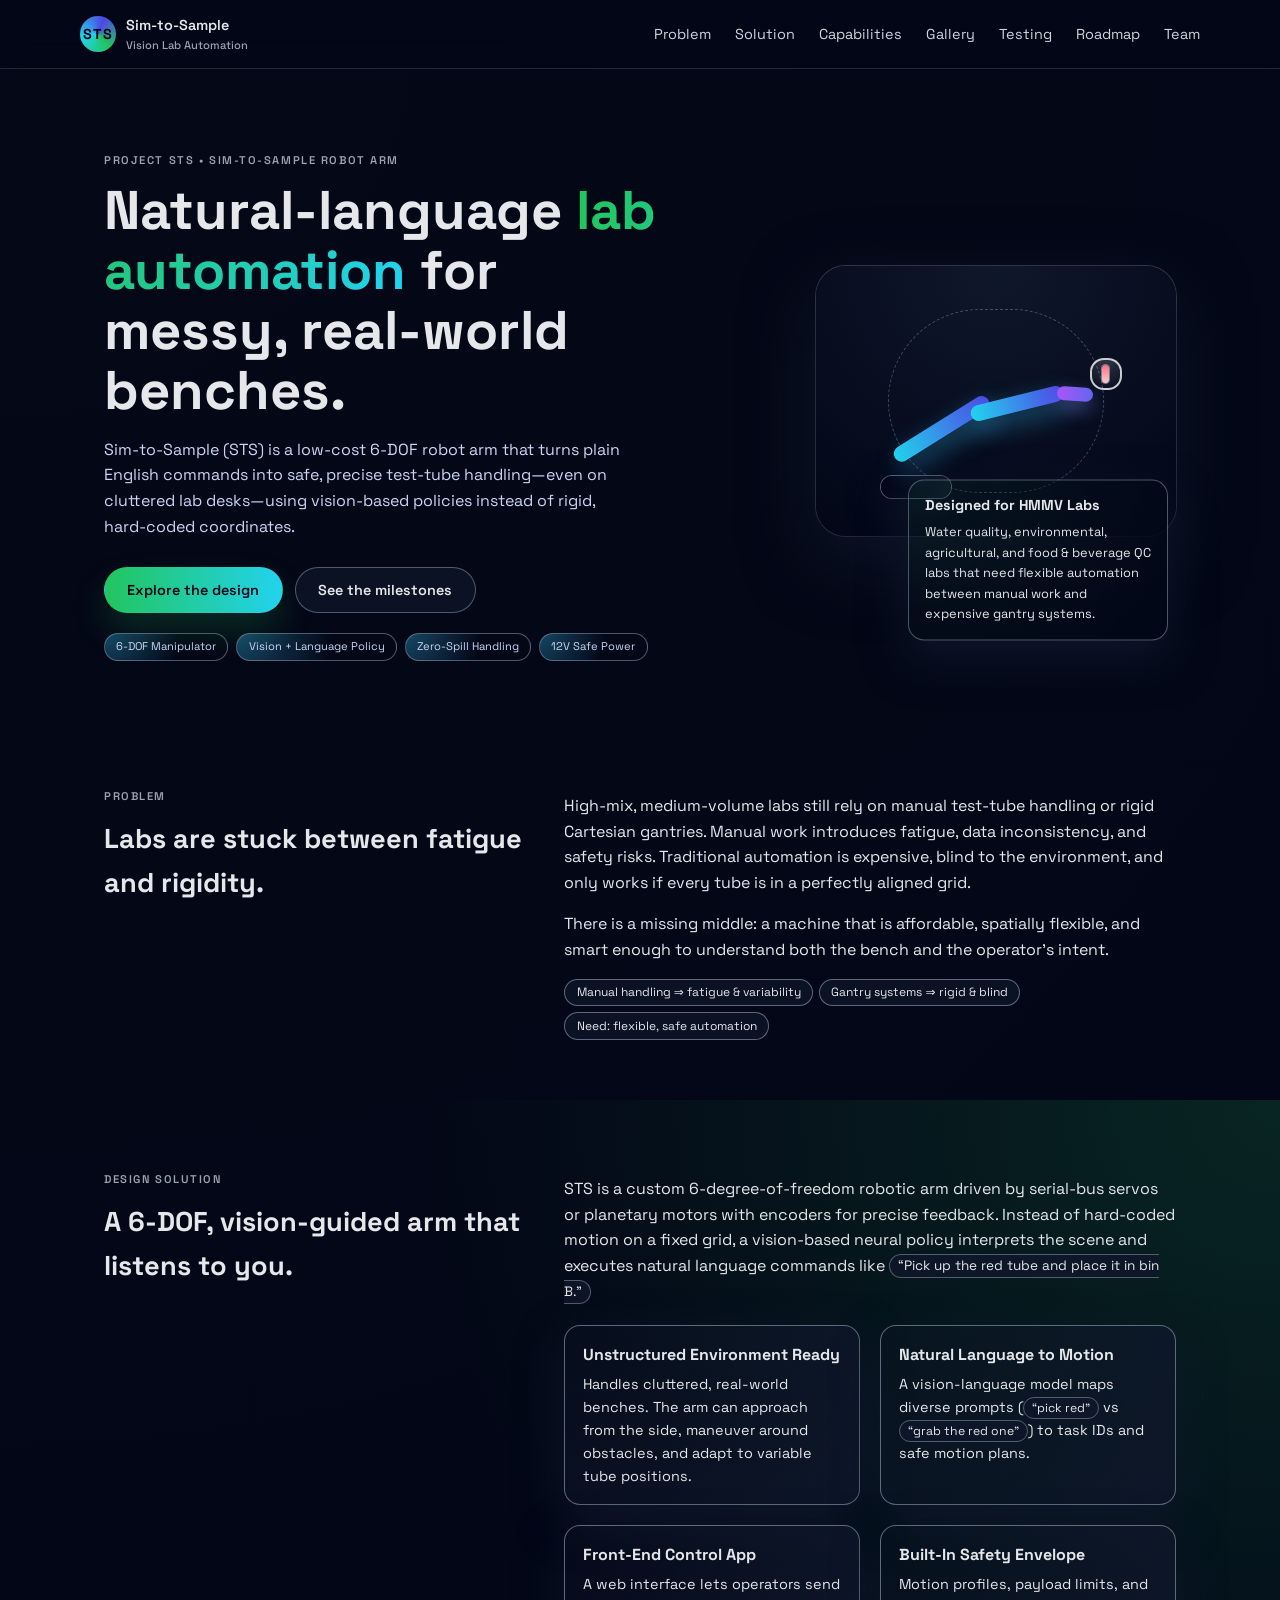
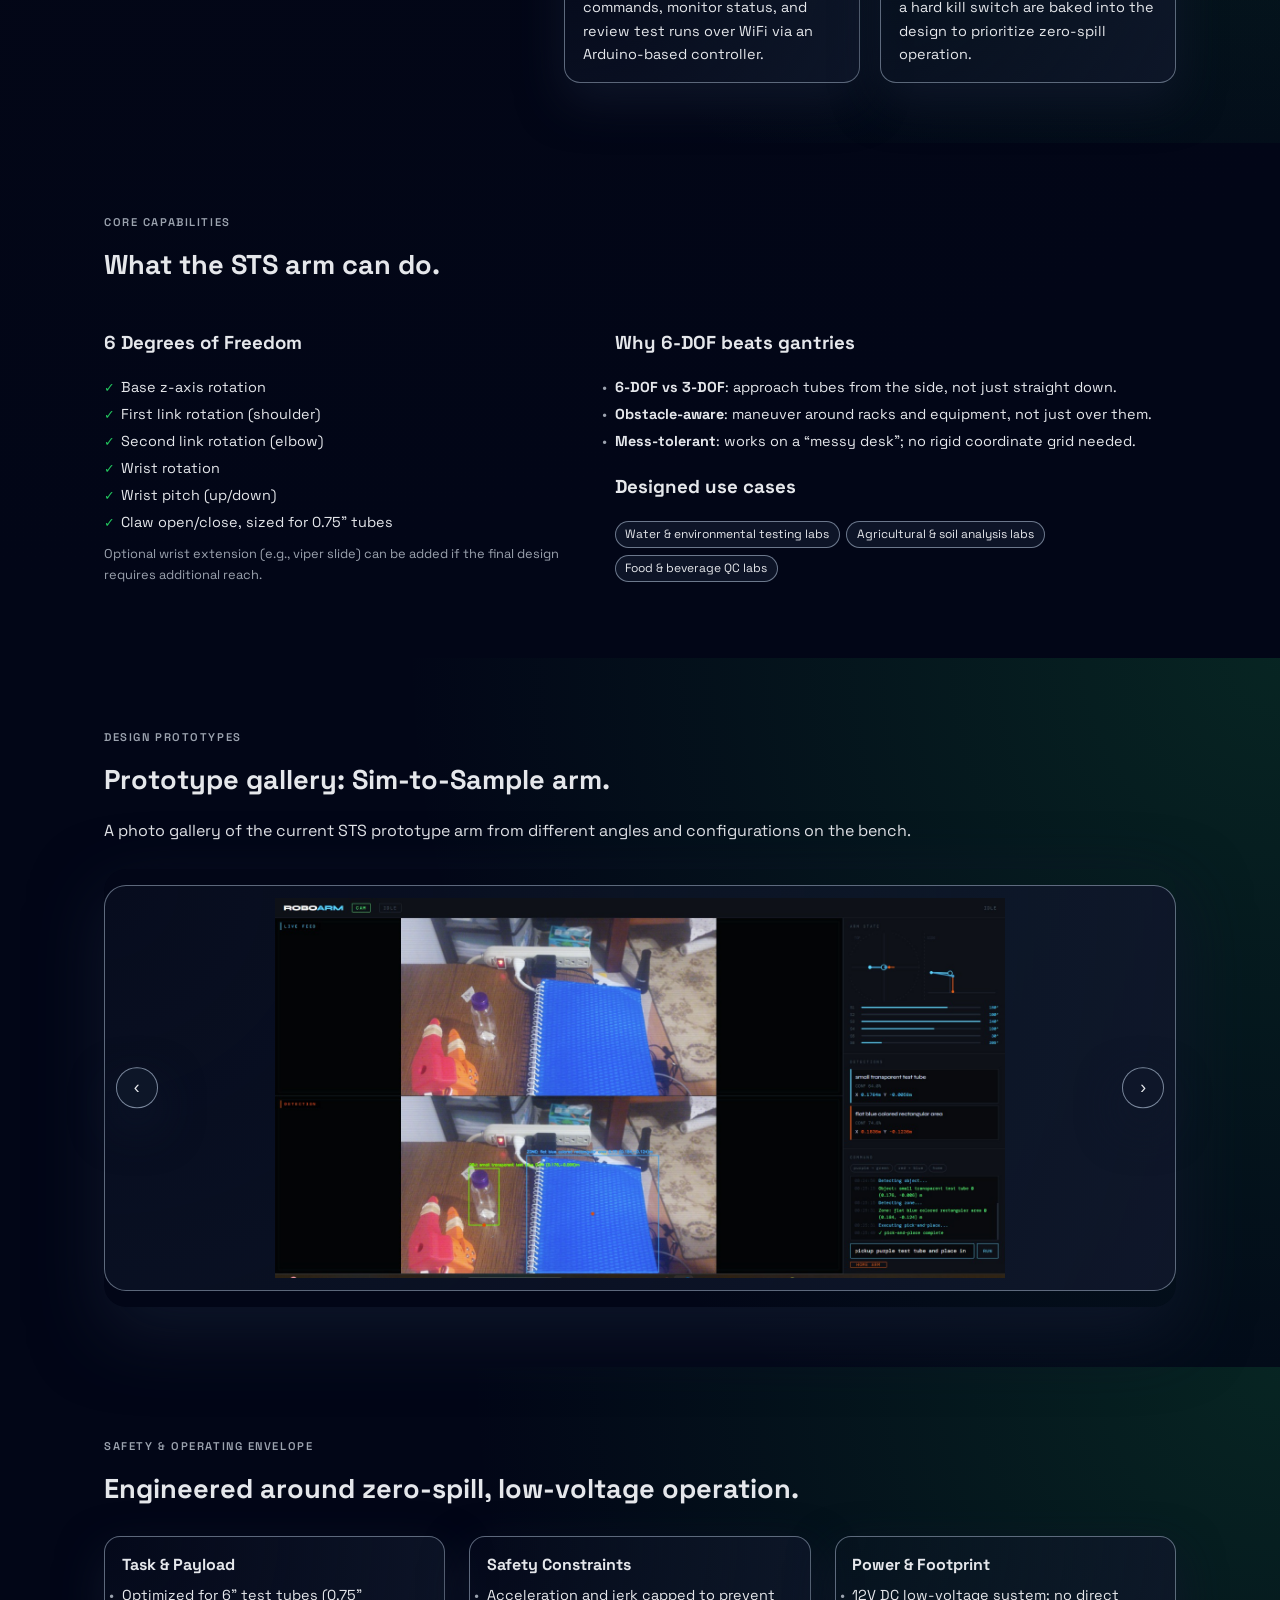
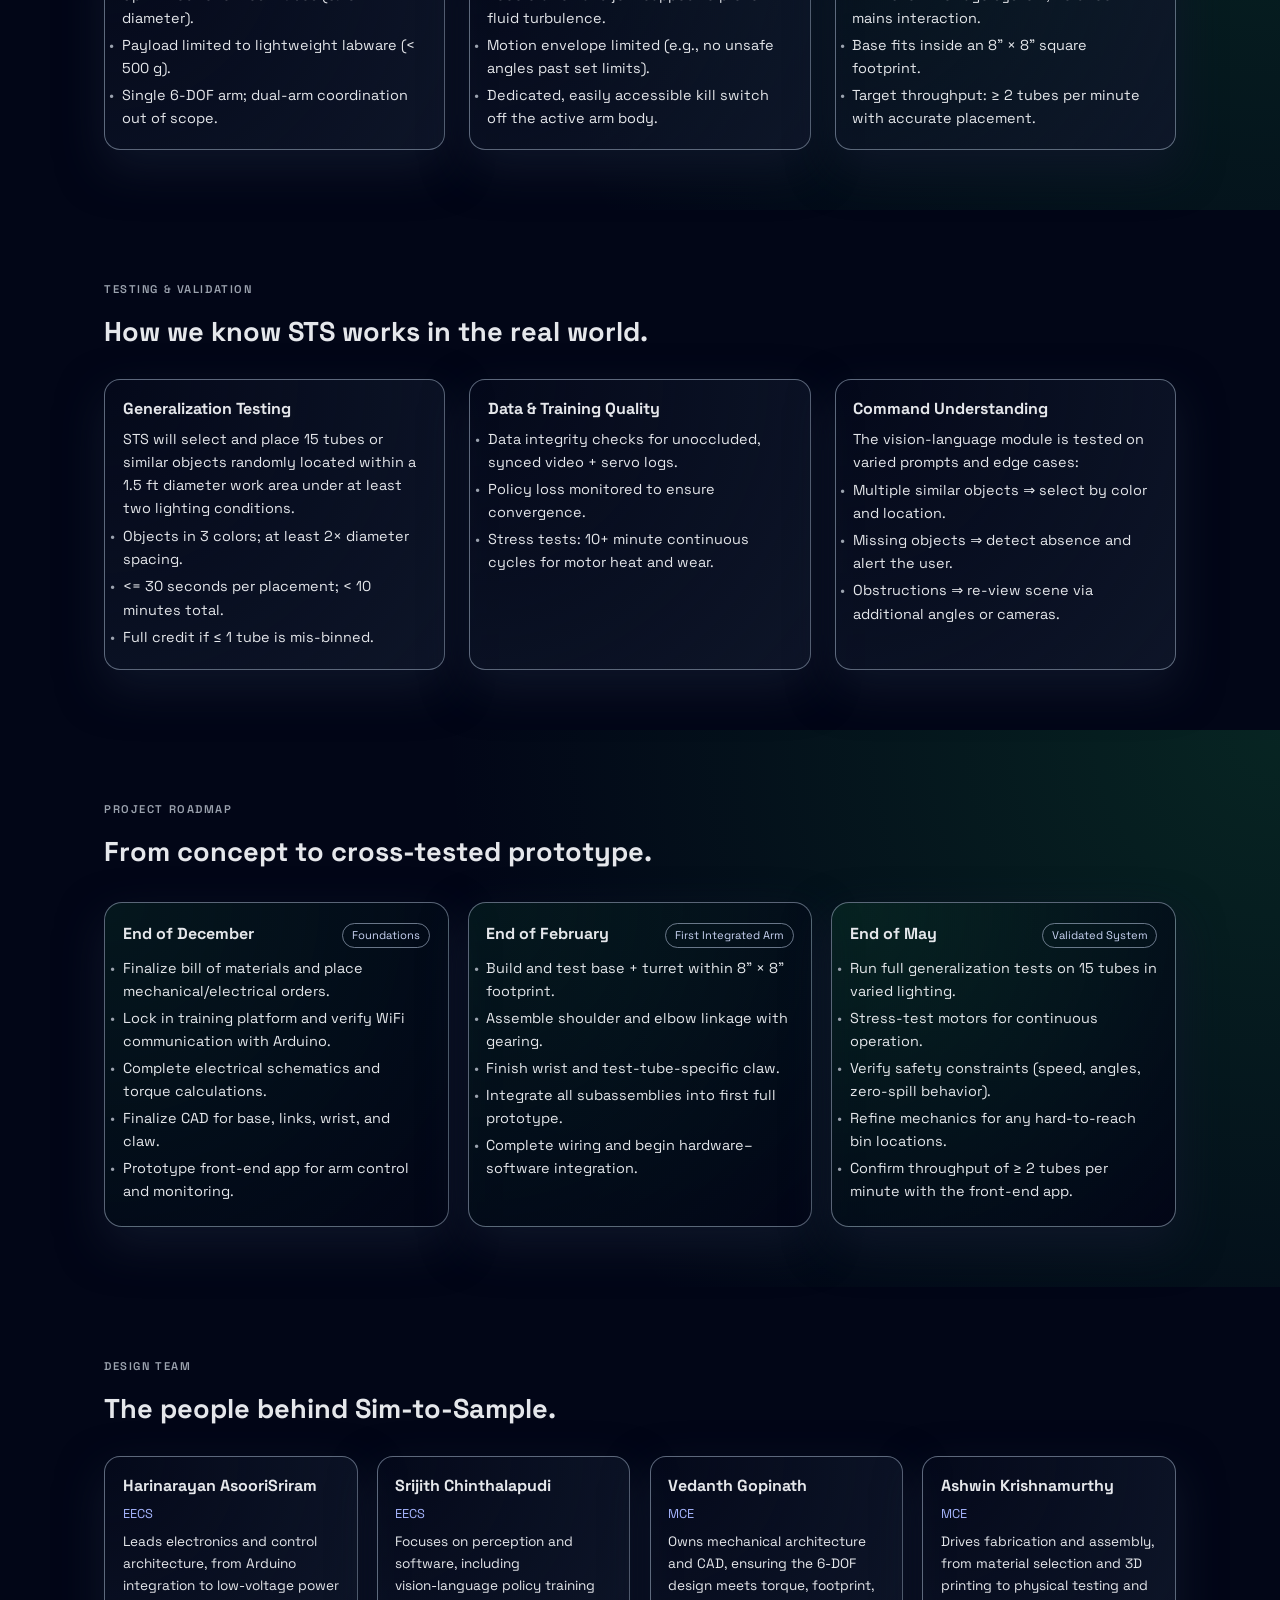
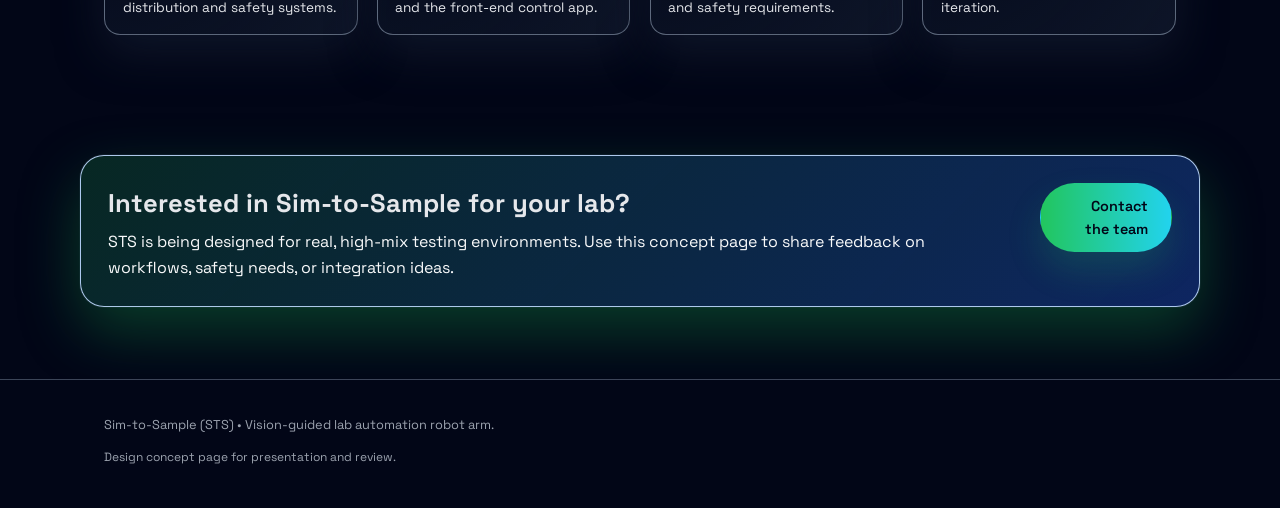
<file: index.html>
<!DOCTYPE html>
<html lang="en">
  <head>
    <meta charset="UTF-8" />
    <meta name="viewport" content="width=device-width, initial-scale=1.0" />
    <title>Sim-to-Sample (STS) | Vision-Guided Lab Robot Arm</title>
    <meta
      name="description"
      content="Sim-to-Sample (STS) is a low-cost, 6-DOF, vision-guided robot arm that turns natural language commands into safe, flexible lab automation for high-mix, medium-volume testing labs."
    />
    <link rel="preconnect" href="https://fonts.googleapis.com" />
    <link rel="preconnect" href="https://fonts.gstatic.com" crossorigin />
    <link
      href="https://fonts.googleapis.com/css2?family=Space+Grotesk:wght@400;500;600;700&display=swap"
      rel="stylesheet"
    />
    <link rel="stylesheet" href="styles.css" />
  </head>
  <body>
    <header class="site-header">
      <div class="container header-inner">
        <a href="#top" class="logo">
          <span class="logo-mark">STS</span>
          <span class="logo-text">
            Sim‑to‑Sample
            <span class="logo-sub">Vision Lab Automation</span>
          </span>
        </a>
        <button class="nav-toggle" aria-label="Toggle navigation">
          <span></span><span></span>
        </button>
        <nav class="nav">
          <a href="#problem">Problem</a>
          <a href="#solution">Solution</a>
          <a href="#features">Capabilities</a>
          <a href="#prototypes">Gallery</a>
          <a href="#testing">Testing</a>
          <a href="#roadmap">Roadmap</a>
          <a href="#team">Team</a>
        </nav>
      </div>
    </header>

    <main id="top">
      <!-- Hero -->
      <section class="hero">
        <div class="container hero-grid">
          <div class="hero-copy">
            <p class="eyebrow">Project STS • Sim‑to‑Sample Robot Arm</p>
            <h1>
              Natural‑language
              <span class="highlight">lab automation</span>
              for messy, real‑world benches.
            </h1>
            <p class="lead">
              Sim‑to‑Sample (STS) is a low‑cost 6‑DOF robot arm that turns plain
              English commands into safe, precise test‑tube handling—even on
              cluttered lab desks—using vision‑based policies instead of rigid,
              hard‑coded coordinates.
            </p>
            <div class="hero-actions">
              <a href="#solution" class="btn primary">Explore the design</a>
              <a href="#roadmap" class="btn ghost">See the milestones</a>
            </div>
            <div class="hero-tags">
              <span>6‑DOF Manipulator</span>
              <span>Vision + Language Policy</span>
              <span>Zero‑Spill Handling</span>
              <span>12V Safe Power</span>
            </div>
          </div>
          <div class="hero-visual">
            <div class="arm-orbit">
              <div class="arm-base"></div>
              <div class="arm-link arm-link-1"></div>
              <div class="arm-link arm-link-2"></div>
              <div class="arm-wrist"></div>
              <div class="arm-claw">
                <span class="tube"></span>
              </div>
            </div>
            <div class="hero-card">
              <h3>Designed for HMMV Labs</h3>
              <p>
                Water quality, environmental, agricultural, and food &amp; beverage
                QC labs that need flexible automation between manual work and
                expensive gantry systems.
              </p>
            </div>
          </div>
        </div>
      </section>

      <!-- Problem -->
      <section id="problem" class="section">
        <div class="container section-grid">
          <div>
            <p class="eyebrow">Problem</p>
            <h2>Labs are stuck between fatigue and rigidity.</h2>
          </div>
          <div class="section-content">
            <p>
              High‑mix, medium‑volume labs still rely on manual test‑tube
              handling or rigid Cartesian gantries. Manual work introduces
              fatigue, data inconsistency, and safety risks. Traditional
              automation is expensive, blind to the environment, and only works
              if every tube is in a perfectly aligned grid.
            </p>
            <p>
              There is a missing middle: a machine that is affordable, spatially
              flexible, and smart enough to understand both the bench and the
              operator’s intent.
            </p>
            <div class="pill-row">
              <span class="pill">Manual handling ⇒ fatigue &amp; variability</span>
              <span class="pill">Gantry systems ⇒ rigid &amp; blind</span>
              <span class="pill">Need: flexible, safe automation</span>
            </div>
          </div>
        </div>
      </section>

      <!-- Solution -->
      <section id="solution" class="section section-alt">
        <div class="container section-grid">
          <div>
            <p class="eyebrow">Design Solution</p>
            <h2>A 6‑DOF, vision‑guided arm that listens to you.</h2>
          </div>
          <div class="section-content">
            <p>
              STS is a custom 6‑degree‑of‑freedom robotic arm driven by
              serial‑bus servos or planetary motors with encoders for precise
              feedback. Instead of hard‑coded motion on a fixed grid, a
              vision‑based neural policy interprets the scene and executes
              natural language commands like
              <span class="inline-code">“Pick up the red tube and place it in bin B.”</span>
            </p>
            <div class="feature-grid">
              <article class="card">
                <h3>Unstructured Environment Ready</h3>
                <p>
                  Handles cluttered, real‑world benches. The arm can approach
                  from the side, maneuver around obstacles, and adapt to
                  variable tube positions.
                </p>
              </article>
              <article class="card">
                <h3>Natural Language to Motion</h3>
                <p>
                  A vision‑language model maps diverse prompts
                  (<span class="inline-code">“pick red”</span> vs
                  <span class="inline-code">“grab the red one”</span>) to task IDs and safe
                  motion plans.
                </p>
              </article>
              <article class="card">
                <h3>Front‑End Control App</h3>
                <p>
                  A web interface lets operators send commands, monitor status,
                  and review test runs over WiFi via an Arduino‑based controller.
                </p>
              </article>
              <article class="card">
                <h3>Built‑In Safety Envelope</h3>
                <p>
                  Motion profiles, payload limits, and a hard kill switch are
                  baked into the design to prioritize zero‑spill operation.
                </p>
              </article>
            </div>
          </div>
        </div>
      </section>

      <!-- Capabilities -->
      <section id="features" class="section">
        <div class="container">
          <p class="eyebrow">Core Capabilities</p>
          <h2>What the STS arm can do.</h2>
          <div class="two-col">
            <div>
              <h3>6 Degrees of Freedom</h3>
              <ul class="checklist">
                <li>Base z‑axis rotation</li>
                <li>First link rotation (shoulder)</li>
                <li>Second link rotation (elbow)</li>
                <li>Wrist rotation</li>
                <li>Wrist pitch (up/down)</li>
                <li>Claw open/close, sized for 0.75&quot; tubes</li>
              </ul>
              <p class="note">
                Optional wrist extension (e.g., viper slide) can be added if the
                final design requires additional reach.
              </p>
            </div>
            <div>
              <h3>Why 6‑DOF beats gantries</h3>
              <ul class="bullet-list">
                <li><strong>6‑DOF vs 3‑DOF</strong>: approach tubes from the side, not just straight down.</li>
                <li><strong>Obstacle‑aware</strong>: maneuver around racks and equipment, not just over them.</li>
                <li><strong>Mess‑tolerant</strong>: works on a “messy desk”; no rigid coordinate grid needed.</li>
              </ul>
              <h3>Designed use cases</h3>
              <ul class="tag-list">
                <li>Water &amp; environmental testing labs</li>
                <li>Agricultural &amp; soil analysis labs</li>
                <li>Food &amp; beverage QC labs</li>
              </ul>
            </div>
          </div>
        </div>
      </section>

      <!-- Design Prototypes -->
      <section id="prototypes" class="section section-alt">
        <div class="container">
          <p class="eyebrow">Design Prototypes</p>
          <h2>Prototype gallery: Sim‑to‑Sample arm.</h2>
          <p>
            A photo gallery of the current STS prototype arm from different
            angles and configurations on the bench.
          </p>
          <div class="prototype-carousel">
            <button class="carousel-arrow prev" aria-label="Previous image">
              <span>&lsaquo;</span>
            </button>
            <div class="prototype-track">
              <figure class="prototype-card">
                <img
                  src="images/image(1).png"
                  loading="lazy"
                />
              </figure>
              <figure class="prototype-card">
                <img
                  src="images/image (2).png"
                  loading="lazy"
                />
              </figure>
              <figure class="prototype-card">
                <img
                  src="images/WhatsApp Image 2025-12-14 at 20.11.28.jpeg"
                  alt="Sim-to-Sample prototype arm on the workbench, view 3"
                  loading="lazy"
                />
              </figure>
              <figure class="prototype-card">
                <img
                  src="images/WhatsApp Image 2025-12-14 at 20.16.50.jpeg"
                  alt="Sim-to-Sample prototype arm on the workbench, view 4"
                  loading="lazy"
                />
              </figure>
              <figure class="prototype-card">
                <img
                  src="images/image(3).png"
                  loading="lazy"
                />
              </figure>
              <figure class="prototype-card">
                <img
                  src="images/image (4).png"
                  loading="lazy"
                />
              </figure>
              <figure class="prototype-card">
                <img
                  src="images/image(5).png"
                  loading="lazy"
                />
              </figure>
              <figure class="prototype-card">
                <img
                  src="images/image(6).png"
                  loading="lazy"
                />
              </figure>
            </div>
            <button class="carousel-arrow next" aria-label="Next image">
              <span>&rsaquo;</span>
            </button>
          </div>
        </div>
      </section>

      <!-- Lightbox for prototype gallery -->
      <div class="lightbox" aria-hidden="true">
        <button class="lightbox-close" aria-label="Close image gallery">&times;</button>
        <img class="lightbox-image" alt="Sim-to-Sample prototype enlarged view" />
      </div>

      <!-- Safety & Constraints -->
      <section class="section section-alt">
        <div class="container">
          <p class="eyebrow">Safety &amp; Operating Envelope</p>
          <h2>Engineered around zero‑spill, low‑voltage operation.</h2>
          <div class="three-col">
            <article class="card compact">
              <h3>Task &amp; Payload</h3>
              <ul class="bullet-list">
                <li>Optimized for 6&quot; test tubes (0.75&quot; diameter).</li>
                <li>Payload limited to lightweight labware (&lt; 500 g).</li>
                <li>Single 6‑DOF arm; dual‑arm coordination out of scope.</li>
              </ul>
            </article>
            <article class="card compact">
              <h3>Safety Constraints</h3>
              <ul class="bullet-list">
                <li>Acceleration and jerk capped to prevent fluid turbulence.</li>
                <li>Motion envelope limited (e.g., no unsafe angles past set limits).</li>
                <li>Dedicated, easily accessible kill switch off the active arm body.</li>
              </ul>
            </article>
            <article class="card compact">
              <h3>Power &amp; Footprint</h3>
              <ul class="bullet-list">
                <li>12V DC low‑voltage system; no direct mains interaction.</li>
                <li>Base fits inside an 8&quot; × 8&quot; square footprint.</li>
                <li>Target throughput: ≥ 2 tubes per minute with accurate placement.</li>
              </ul>
            </article>
          </div>
        </div>
      </section>

      <!-- Testing & Validation -->
      <section id="testing" class="section">
        <div class="container">
          <p class="eyebrow">Testing &amp; Validation</p>
          <h2>How we know STS works in the real world.</h2>
          <div class="testing-grid">
            <article class="card">
              <h3>Generalization Testing</h3>
              <p>
                STS will select and place 15 tubes or similar objects randomly
                located within a 1.5 ft diameter work area under at least two
                lighting conditions.
              </p>
              <ul class="bullet-list">
                <li>Objects in 3 colors; at least 2× diameter spacing.</li>
                <li>&lt;= 30 seconds per placement; &lt; 10 minutes total.</li>
                <li>Full credit if ≤ 1 tube is mis‑binned.</li>
              </ul>
            </article>
            <article class="card">
              <h3>Data &amp; Training Quality</h3>
              <ul class="bullet-list">
                <li>Data integrity checks for unoccluded, synced video + servo logs.</li>
                <li>Policy loss monitored to ensure convergence.</li>
                <li>Stress tests: 10+ minute continuous cycles for motor heat and wear.</li>
              </ul>
            </article>
            <article class="card">
              <h3>Command Understanding</h3>
              <p>
                The vision‑language module is tested on varied prompts and edge
                cases:
              </p>
              <ul class="bullet-list">
                <li>Multiple similar objects ⇒ select by color and location.</li>
                <li>Missing objects ⇒ detect absence and alert the user.</li>
                <li>Obstructions ⇒ re‑view scene via additional angles or cameras.</li>
              </ul>
            </article>
          </div>
        </div>
      </section>

      <!-- Roadmap -->
      <section id="roadmap" class="section section-alt">
        <div class="container">
          <p class="eyebrow">Project Roadmap</p>
          <h2>From concept to cross‑tested prototype.</h2>
          <div class="timeline">
            <article class="timeline-item">
              <div class="timeline-header">
                <h3>End of December</h3>
                <span class="timeline-tag">Foundations</span>
              </div>
              <ul class="bullet-list">
                <li>Finalize bill of materials and place mechanical/electrical orders.</li>
                <li>Lock in training platform and verify WiFi communication with Arduino.</li>
                <li>Complete electrical schematics and torque calculations.</li>
                <li>Finalize CAD for base, links, wrist, and claw.</li>
                <li>Prototype front‑end app for arm control and monitoring.</li>
              </ul>
            </article>
            <article class="timeline-item">
              <div class="timeline-header">
                <h3>End of February</h3>
                <span class="timeline-tag">First Integrated Arm</span>
              </div>
              <ul class="bullet-list">
                <li>Build and test base + turret within 8&quot; × 8&quot; footprint.</li>
                <li>Assemble shoulder and elbow linkage with gearing.</li>
                <li>Finish wrist and test‑tube‑specific claw.</li>
                <li>Integrate all subassemblies into first full prototype.</li>
                <li>Complete wiring and begin hardware–software integration.</li>
              </ul>
            </article>
            <article class="timeline-item">
              <div class="timeline-header">
                <h3>End of May</h3>
                <span class="timeline-tag">Validated System</span>
              </div>
              <ul class="bullet-list">
                <li>Run full generalization tests on 15 tubes in varied lighting.</li>
                <li>Stress‑test motors for continuous operation.</li>
                <li>Verify safety constraints (speed, angles, zero‑spill behavior).</li>
                <li>Refine mechanics for any hard‑to‑reach bin locations.</li>
                <li>Confirm throughput of ≥ 2 tubes per minute with the front‑end app.</li>
              </ul>
            </article>
          </div>
        </div>
      </section>

      <!-- Team -->
      <section id="team" class="section">
        <div class="container">
          <p class="eyebrow">Design Team</p>
          <h2>The people behind Sim‑to‑Sample.</h2>
          <div class="team-grid">
            <article class="card person">
              <h3>Harinarayan AsooriSriram</h3>
              <p class="role">EECS</p>
              <p>
                Leads electronics and control architecture, from Arduino
                integration to low‑voltage power distribution and safety systems.
              </p>
            </article>
            <article class="card person">
              <h3>Srijith Chinthalapudi</h3>
              <p class="role">EECS</p>
              <p>
                Focuses on perception and software, including vision‑language
                policy training and the front‑end control app.
              </p>
            </article>
            <article class="card person">
              <h3>Vedanth Gopinath</h3>
              <p class="role">MCE</p>
              <p>
                Owns mechanical architecture and CAD, ensuring the 6‑DOF design
                meets torque, footprint, and safety requirements.
              </p>
            </article>
            <article class="card person">
              <h3>Ashwin Krishnamurthy</h3>
              <p class="role">MCE</p>
              <p>
                Drives fabrication and assembly, from material selection and 3D
                printing to physical testing and iteration.
              </p>
            </article>
          </div>
        </div>
      </section>

      <!-- Call to action -->
      <section class="section cta-section">
        <div class="container cta-inner">
          <div>
            <h2>Interested in Sim‑to‑Sample for your lab?</h2>
            <p>
              STS is being designed for real, high‑mix testing environments. Use
              this concept page to share feedback on workflows, safety needs, or
              integration ideas.
            </p>
          </div>
          <div class="cta-actions">
            <a href="ashwinkrishk@gmail.com" class="btn primary">Contact the team</a>
          </div>
        </div>
      </section>
    </main>

    <footer class="site-footer">
      <div class="container footer-inner">
        <p>Sim‑to‑Sample (STS) • Vision‑guided lab automation robot arm.</p>
        <p class="footer-meta">Design concept page for presentation and review.</p>
      </div>
    </footer>

    <script src="script.js"></script>
  </body>
  </html>
</file>
<file: styles.css>
*,
*::before,
*::after {
  box-sizing: border-box;
}

html,
body {
  margin: 0;
  padding: 0;
}

body {
  font-family: "Space Grotesk", system-ui, -apple-system, BlinkMacSystemFont,
    "Segoe UI", sans-serif;
  background: radial-gradient(circle at top left, #050816 0, #020617 40%, #020617 100%);
  color: #e5e7eb;
  line-height: 1.6;
  -webkit-font-smoothing: antialiased;
}

body.noscroll {
  overflow: hidden;
}

a {
  color: inherit;
  text-decoration: none;
}

img {
  max-width: 100%;
  display: block;
}

.container {
  max-width: 1120px;
  margin: 0 auto;
  padding: 0 1.5rem;
}

.site-header {
  position: sticky;
  top: 0;
  z-index: 50;
  backdrop-filter: blur(18px);
  background: linear-gradient(to bottom, rgba(2, 6, 23, 0.95), rgba(2, 6, 23, 0.6));
  border-bottom: 1px solid rgba(148, 163, 184, 0.22);
}

.header-inner {
  display: flex;
  align-items: center;
  justify-content: space-between;
  padding: 0.85rem 0;
}

.logo {
  display: flex;
  align-items: center;
  gap: 0.65rem;
}

.logo-mark {
  display: inline-flex;
  align-items: center;
  justify-content: center;
  width: 2.25rem;
  height: 2.25rem;
  border-radius: 999px;
  background: conic-gradient(from 140deg, #22c55e, #22d3ee, #4f46e5, #22c55e);
  color: #020617;
  font-weight: 700;
  font-size: 0.9rem;
  letter-spacing: 0.08em;
}

.logo-text {
  display: flex;
  flex-direction: column;
  font-size: 0.9rem;
  font-weight: 600;
}

.logo-sub {
  font-size: 0.7rem;
  font-weight: 500;
  color: #9ca3af;
}

.nav {
  display: flex;
  gap: 1.5rem;
  align-items: center;
  font-size: 0.9rem;
}

.nav a {
  position: relative;
  color: #d1d5db;
}

.nav a::after {
  content: "";
  position: absolute;
  left: 0;
  bottom: -0.25rem;
  width: 0;
  height: 2px;
  background: linear-gradient(to right, #22c55e, #22d3ee);
  border-radius: 999px;
  transition: width 0.18s ease-out;
}

.nav a:hover::after {
  width: 100%;
}

.nav-toggle {
  display: none;
  flex-direction: column;
  justify-content: center;
  gap: 0.3rem;
  width: 2.25rem;
  height: 2.25rem;
  border-radius: 999px;
  border: 1px solid rgba(148, 163, 184, 0.4);
  background: rgba(15, 23, 42, 0.7);
  cursor: pointer;
}

.nav-toggle span {
  width: 1rem;
  height: 2px;
  border-radius: 999px;
  background: #e5e7eb;
}

.hero {
  padding: 4.5rem 0 3.5rem;
}

.hero-grid {
  display: grid;
  grid-template-columns: minmax(0, 1.5fr) minmax(0, 1.2fr);
  gap: 3rem;
  align-items: center;
}

.hero-copy h1 {
  font-size: clamp(2.4rem, 3vw + 1.4rem, 3.4rem);
  line-height: 1.1;
  margin: 0.6rem 0 1rem;
}

.highlight {
  background: linear-gradient(to right, #22c55e, #22d3ee);
  -webkit-background-clip: text;
  background-clip: text;
  color: transparent;
}

.eyebrow {
  text-transform: uppercase;
  letter-spacing: 0.14em;
  font-size: 0.7rem;
  font-weight: 600;
  color: #9ca3af;
}

.lead {
  color: #cbd5f5;
  max-width: 36rem;
}

.hero-actions {
  display: flex;
  flex-wrap: wrap;
  gap: 0.75rem;
  margin: 1.75rem 0 1.25rem;
}

.btn {
  display: inline-flex;
  align-items: center;
  justify-content: center;
  padding: 0.65rem 1.4rem;
  border-radius: 999px;
  font-size: 0.9rem;
  font-weight: 600;
  border: 1px solid transparent;
  cursor: pointer;
  transition: transform 0.12s ease-out, box-shadow 0.12s ease-out,
    background 0.12s ease-out, border-color 0.12s ease-out;
}

.btn.primary {
  background: linear-gradient(to right, #22c55e, #22d3ee);
  color: #020617;
  box-shadow: 0 18px 35px rgba(34, 197, 94, 0.18);
}

.btn.primary:hover {
  transform: translateY(-1px);
  box-shadow: 0 22px 40px rgba(34, 197, 94, 0.25);
}

.btn.ghost {
  border-color: rgba(148, 163, 184, 0.5);
  background: rgba(15, 23, 42, 0.7);
  color: #e5e7eb;
}

.btn.ghost:hover {
  border-color: rgba(148, 163, 184, 0.9);
}

.hero-tags {
  display: flex;
  flex-wrap: wrap;
  gap: 0.5rem;
  margin-top: 0.8rem;
}

.hero-tags span {
  font-size: 0.7rem;
  padding: 0.25rem 0.7rem;
  border-radius: 999px;
  border: 1px solid rgba(148, 163, 184, 0.5);
  color: #cbd5f5;
  background: radial-gradient(circle at top left, rgba(56, 189, 248, 0.35), transparent 60%);
}

.hero-visual {
  position: relative;
}

.arm-orbit {
  position: relative;
  width: min(360px, 100%);
  aspect-ratio: 4 / 3;
  margin-left: auto;
  border-radius: 30px;
  background: radial-gradient(circle at top, #0f172a, #020617);
  box-shadow:
    0 24px 70px rgba(15, 23, 42, 0.9),
    0 0 0 1px rgba(148, 163, 184, 0.35);
  overflow: hidden;
}

.arm-orbit::before {
  content: "";
  position: absolute;
  inset: 16% 20%;
  border-radius: 999px;
  border: 1px dashed rgba(148, 163, 184, 0.55);
  opacity: 0.75;
}

.arm-base {
  position: absolute;
  bottom: 14%;
  left: 18%;
  width: 70px;
  height: 22px;
  border-radius: 999px;
  background: linear-gradient(to right, #020617, #0f172a);
  box-shadow:
    0 12px 35px rgba(15, 23, 42, 0.85),
    0 0 0 1px rgba(148, 163, 184, 0.65);
}

.arm-link {
  position: absolute;
  width: 110px;
  height: 16px;
  border-radius: 999px;
  background: linear-gradient(to right, #22d3ee, #4f46e5);
  box-shadow: 0 10px 25px rgba(56, 189, 248, 0.4);
  transform-origin: left center;
}

.arm-link-1 {
  left: 22%;
  bottom: 26%;
  transform: rotate(-32deg);
}

.arm-link-2 {
  left: 43%;
  bottom: 42%;
  transform: rotate(-14deg);
  width: 95px;
}

.arm-wrist {
  position: absolute;
  width: 36px;
  height: 14px;
  border-radius: 999px;
  background: linear-gradient(to right, #a855f7, #6366f1);
  box-shadow: 0 8px 18px rgba(129, 140, 248, 0.45);
  left: 67%;
  bottom: 50%;
  transform: rotate(4deg);
}

.arm-claw {
  position: absolute;
  width: 32px;
  height: 32px;
  border-radius: 14px;
  border: 2px solid rgba(248, 250, 252, 0.8);
  display: flex;
  align-items: center;
  justify-content: center;
  left: 76%;
  bottom: 54%;
  background: radial-gradient(circle at top, rgba(248, 250, 252, 0.16), transparent);
}

.arm-claw .tube {
  display: inline-block;
  width: 7px;
  height: 18px;
  border-radius: 999px;
  background: linear-gradient(to bottom, #fb7185, #fecaca);
  box-shadow: 0 0 0 1px rgba(148, 163, 184, 0.7);
}

.hero-card {
  position: absolute;
  bottom: -1.5rem;
  right: 0.5rem;
  transform: translateY(50%);
  max-width: 260px;
  padding: 0.9rem 1rem;
  border-radius: 16px;
  background: radial-gradient(circle at top left, rgba(34, 197, 94, 0.06), #020617);
  border: 1px solid rgba(148, 163, 184, 0.5);
  box-shadow: 0 18px 45px rgba(15, 23, 42, 0.95);
}

.hero-card h3 {
  margin: 0 0 0.3rem;
  font-size: 0.9rem;
}

.hero-card p {
  margin: 0;
  font-size: 0.8rem;
  color: #e5e7eb;
}

.section {
  padding: 3.75rem 0;
}

.section-alt {
  background: radial-gradient(circle at top right, rgba(34, 197, 94, 0.16), transparent 60%);
}

.section-grid {
  display: grid;
  grid-template-columns: minmax(0, 1.1fr) minmax(0, 1.6fr);
  gap: 2.5rem;
  align-items: flex-start;
}

.section h2 {
  margin-top: 0.4rem;
  margin-bottom: 0;
  font-size: 1.7rem;
}

.section-content p {
  color: #e5e7eb;
}

.pill-row {
  display: flex;
  flex-wrap: wrap;
  gap: 0.4rem;
  margin-top: 1rem;
}

.pill {
  font-size: 0.75rem;
  padding: 0.2rem 0.7rem;
  border-radius: 999px;
  background: rgba(15, 23, 42, 0.7);
  border: 1px solid rgba(148, 163, 184, 0.6);
}

.feature-grid {
  display: grid;
  grid-template-columns: repeat(2, minmax(0, 1fr));
  gap: 1.25rem;
  margin-top: 1.3rem;
}

.card {
  border-radius: 16px;
  padding: 1rem 1.1rem;
  background: radial-gradient(circle at top left, rgba(15, 23, 42, 0.2), rgba(15, 23, 42, 0.9));
  border: 1px solid rgba(148, 163, 184, 0.6);
  box-shadow: 0 18px 45px rgba(15, 23, 42, 0.9);
}

.card h3 {
  margin-top: 0;
  margin-bottom: 0.35rem;
  font-size: 1rem;
}

.card p {
  margin: 0;
  font-size: 0.9rem;
  color: #e5e7eb;
}

.card.compact {
  padding: 0.95rem 1.05rem;
}

.two-col {
  display: grid;
  grid-template-columns: minmax(0, 1.1fr) minmax(0, 1.3fr);
  gap: 2.25rem;
  margin-top: 1.4rem;
}

.three-col {
  display: grid;
  grid-template-columns: repeat(3, minmax(0, 1fr));
  gap: 1.5rem;
  margin-top: 1.6rem;
}

.checklist,
.bullet-list {
  list-style: none;
  padding: 0;
  margin: 0.35rem 0 0;
}

.checklist li::before {
  content: "✓";
  color: #22c55e;
  margin-right: 0.4rem;
  font-size: 0.8rem;
}

.checklist li,
.bullet-list li {
  font-size: 0.9rem;
  color: #e5e7eb;
  margin-bottom: 0.25rem;
}

.bullet-list li::before {
  content: "•";
  color: #9ca3af;
  display: inline-block;
  width: 0.8rem;
  margin-left: -0.8rem;
}

.tag-list {
  list-style: none;
  display: flex;
  flex-wrap: wrap;
  gap: 0.4rem;
  padding: 0;
  margin: 0.4rem 0 0;
}

.tag-list li {
  font-size: 0.75rem;
  padding: 0.2rem 0.6rem;
  border-radius: 999px;
  background: rgba(15, 23, 42, 0.9);
  border: 1px solid rgba(148, 163, 184, 0.7);
}

.inline-code {
  font-family: "Space Grotesk", ui-monospace, SFMono-Regular, Menlo, Monaco,
    Consolas, "Liberation Mono", "Courier New", monospace;
  font-size: 0.85em;
  background: rgba(15, 23, 42, 0.85);
  border-radius: 999px;
  padding: 0.15rem 0.5rem;
  border: 1px solid rgba(148, 163, 184, 0.5);
}

.note {
  font-size: 0.8rem;
  color: #9ca3af;
  margin-top: 0.6rem;
}

.testing-grid {
  display: grid;
  grid-template-columns: repeat(3, minmax(0, 1fr));
  gap: 1.5rem;
  margin-top: 1.6rem;
}

.prototype-carousel {
  position: relative;
  margin-top: 1.6rem;
  border-radius: 22px;
  box-shadow: 0 26px 70px rgba(15, 23, 42, 0.95);
}

.prototype-track {
  display: flex;
  overflow: hidden;
  scroll-behavior: smooth;
}

.prototype-card {
  border-radius: 22px;
  overflow: hidden;
  background: radial-gradient(circle at top left, rgba(15, 23, 42, 0.4), rgba(15, 23, 42, 0.98));
  border: 1px solid rgba(148, 163, 184, 0.6);
  flex: 0 0 100%;
  max-width: 100%;
  display: flex;
  align-items: center;
  justify-content: center;
  padding: 0.75rem;
}

.prototype-card img {
  width: auto;
  height: auto;
  max-width: 100%;
  max-height: 380px;
  object-fit: contain;
  display: block;
  cursor: pointer;
}

.timeline {
  margin-top: 1.8rem;
  display: grid;
  grid-template-columns: repeat(3, minmax(0, 1fr));
  gap: 1.2rem;
}

.timeline-item {
  position: relative;
  padding: 1.1rem 1.1rem 1.15rem;
  border-radius: 18px;
  background: radial-gradient(circle at top left, rgba(34, 197, 94, 0.09), #020617);
  border: 1px solid rgba(148, 163, 184, 0.6);
  box-shadow: 0 18px 45px rgba(15, 23, 42, 0.9);
}

.timeline-header {
  display: flex;
  justify-content: space-between;
  align-items: baseline;
  margin-bottom: 0.55rem;
}

.timeline-header h3 {
  margin: 0;
  font-size: 1rem;
}

.timeline-tag {
  font-size: 0.7rem;
  padding: 0.15rem 0.55rem;
  border-radius: 999px;
  border: 1px solid rgba(148, 163, 184, 0.7);
  color: #cbd5f5;
}

.team-grid {
  display: grid;
  grid-template-columns: repeat(4, minmax(0, 1fr));
  gap: 1.2rem;
  margin-top: 1.6rem;
}

.person .role {
  margin: 0.15rem 0 0.4rem;
  font-size: 0.8rem;
  color: #a5b4fc;
}

.person p {
  font-size: 0.85rem;
}

.cta-section {
  padding-bottom: 4.5rem;
}

.cta-inner {
  border-radius: 24px;
  padding: 1.7rem 1.7rem 1.6rem;
  background: linear-gradient(135deg, rgba(34, 197, 94, 0.18), rgba(37, 99, 235, 0.35));
  border: 1px solid rgba(191, 219, 254, 0.9);
  box-shadow:
    0 24px 60px rgba(22, 163, 74, 0.35),
    0 0 0 1px rgba(15, 23, 42, 0.8);
  display: flex;
  align-items: flex-start;
  justify-content: space-between;
  gap: 2rem;
}

.cta-inner h2 {
  margin-top: 0;
  margin-bottom: 0.3rem;
  font-size: 1.6rem;
}

.cta-inner p {
  margin: 0;
  color: #f9fafb;
}

.cta-actions {
  text-align: right;
}

.cta-note {
  font-size: 0.75rem;
  color: #e5e7eb;
  margin-top: 0.5rem;
}

.site-footer {
  border-top: 1px solid rgba(148, 163, 184, 0.4);
  padding: 1.4rem 0 1.8rem;
  background: radial-gradient(circle at bottom, #020617, #020617);
}

.footer-inner {
  font-size: 0.8rem;
  color: #9ca3af;
}

.footer-meta {
  margin-top: 0.15rem;
  font-size: 0.75rem;
}

.lightbox {
  position: fixed;
  inset: 0;
  background: rgba(15, 23, 42, 0.92);
  display: flex;
  align-items: center;
  justify-content: center;
  padding: 1.5rem;
  opacity: 0;
  pointer-events: none;
  transform: scale(1.02);
  transition: opacity 0.16s ease-out, transform 0.16s ease-out;
  z-index: 80;
}

.lightbox.open {
  opacity: 1;
  pointer-events: auto;
  transform: scale(1);
}

.lightbox-image {
  max-width: min(92vw, 960px);
  max-height: 90vh;
  border-radius: 18px;
  box-shadow:
    0 30px 80px rgba(15, 23, 42, 0.95),
    0 0 0 1px rgba(148, 163, 184, 0.7);
}

.lightbox-close {
  position: absolute;
  top: 1.4rem;
  right: 1.4rem;
  width: 2.4rem;
  height: 2.4rem;
  border-radius: 999px;
  border: 1px solid rgba(148, 163, 184, 0.8);
  background: rgba(15, 23, 42, 0.9);
  color: #e5e7eb;
  font-size: 1.4rem;
  line-height: 1;
  display: flex;
  align-items: center;
  justify-content: center;
  cursor: pointer;
}

.carousel-arrow {
  position: absolute;
  top: 50%;
  transform: translateY(-50%);
  width: 2.6rem;
  height: 2.6rem;
  border-radius: 999px;
  border: 1px solid rgba(148, 163, 184, 0.8);
  background: rgba(15, 23, 42, 0.92);
  color: #e5e7eb;
  display: flex;
  align-items: center;
  justify-content: center;
  cursor: pointer;
  box-shadow: 0 18px 45px rgba(15, 23, 42, 0.95);
}

.carousel-arrow span {
  font-size: 1.1rem;
  line-height: 1;
}

.carousel-arrow.prev {
  left: 0.75rem;
}

.carousel-arrow.next {
  right: 0.75rem;
}

@media (max-width: 720px) {
  .carousel-arrow {
    width: 2.2rem;
    height: 2.2rem;
  }

  .prototype-card {
    padding: 0.5rem;
  }
}

/* Responsive */

@media (max-width: 900px) {
  .hero-grid {
    grid-template-columns: minmax(0, 1fr);
  }

  .hero-visual {
    order: -1;
  }

  .hero-card {
    position: static;
    transform: none;
    margin-top: 1rem;
  }

  .section-grid {
    grid-template-columns: minmax(0, 1fr);
  }

  .two-col,
  .three-col,
  .testing-grid,
  .timeline,
  .team-grid {
    grid-template-columns: repeat(2, minmax(0, 1fr));
  }
}

@media (max-width: 720px) {
  .nav-toggle {
    display: inline-flex;
  }

  .nav {
    position: absolute;
    inset: 100% 0 auto;
    max-height: 0;
    overflow: hidden;
    background: radial-gradient(circle at top, rgba(15, 23, 42, 0.98), rgba(15, 23, 42, 0.96));
    border-bottom: 1px solid rgba(148, 163, 184, 0.4);
    flex-direction: column;
    padding: 0 1.5rem;
    transition: max-height 0.16s ease-out, padding-bottom 0.16s ease-out;
  }

  .nav a {
    padding: 0.55rem 0;
  }

  .nav.open {
    max-height: 260px;
    padding-bottom: 0.9rem;
  }

  .hero {
    padding-top: 3.2rem;
  }

  .cta-inner {
    flex-direction: column;
    text-align: left;
  }

  .cta-actions {
    text-align: left;
  }

  .two-col,
  .three-col,
  .testing-grid,
  .timeline,
  .team-grid {
    grid-template-columns: minmax(0, 1fr);
  }
}

@media (max-width: 480px) {
  .header-inner {
    padding-inline: 0.25rem;
  }

  .hero-card {
    margin-inline: auto;
  }

  .section {
    padding-block: 3rem;
  }
}
</file>
